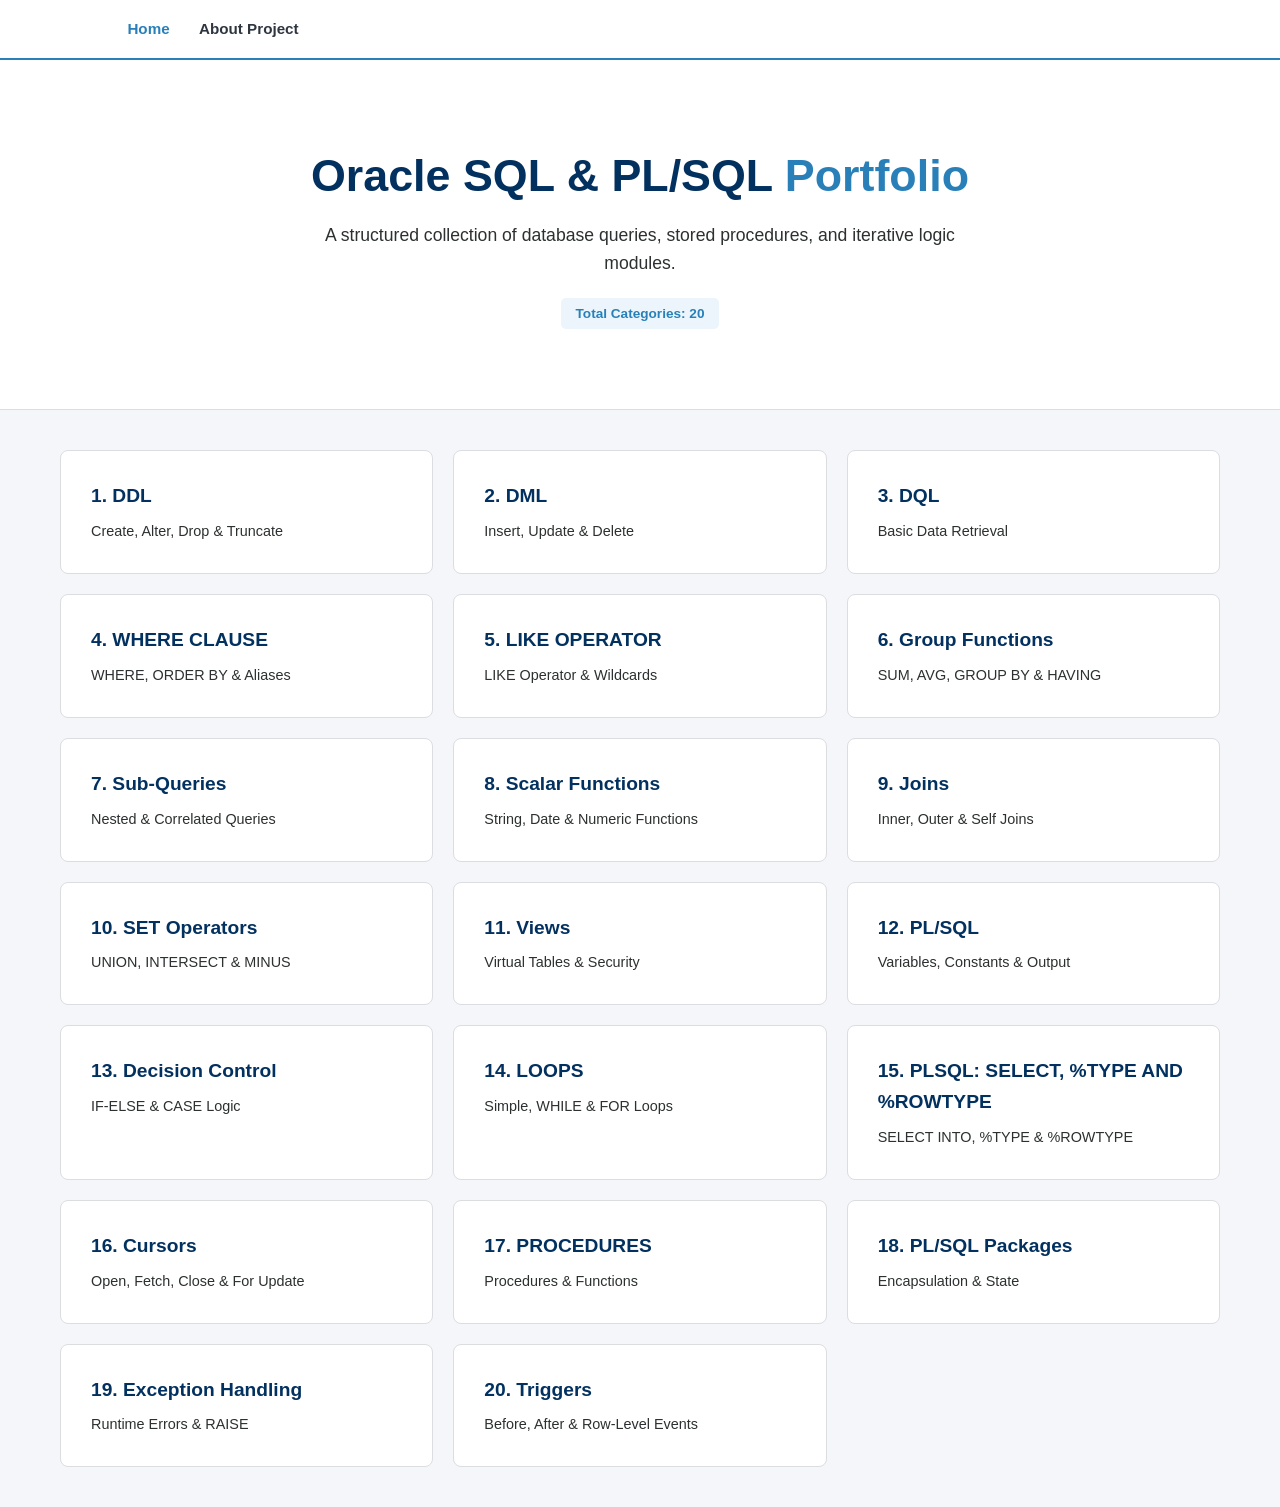
<file: index.html>
<!DOCTYPE html>
<html lang="en">

<head>
    <meta charset="UTF-8">
    <meta name="viewport" content="width=device-width, initial-scale=1.0">
    <title>Oracle SQL & PL/SQL Portfolio</title>
    <link rel="stylesheet" href="style.css">
</head>

<body>

    <nav class="navbar">
        <div class="nav-links">
            <a href="index.html" class="active">Home</a>
            <a href="about.html">About Project</a>
        </div>
    </nav>

    <header class="hero-header">
        <div class="hero-content">
            <h1>Oracle SQL & PL/SQL <span>Portfolio</span></h1>
            <p>A structured collection of database queries, stored procedures, and iterative logic modules.</p>
            <div class="status-bar">
                <span>Total Categories: 20</span> 
            </div>
        </div>
    </header>

    <main class="main-content">

        <div class="category-grid">
            <a href="queries.html?cat=DDL&count=41" class="category-card">
                <h3>1. DDL  </h3>
                <p>Create, Alter, Drop & Truncate</p>
            </a>

            <a href="queries.html?cat=DML&count=30" class="category-card">
                <h3>2. DML</h3>
                <p>Insert, Update & Delete</p>
            </a>

            <a href="queries.html?cat=DQL&count=10" class="category-card">
                <h3>3. DQL </h3>
                <p>Basic Data Retrieval</p>
            </a>

            <a href="queries.html?cat=WHERE&count=45" class="category-card">
                <h3>4. WHERE CLAUSE</h3>
                <p>WHERE, ORDER BY & Aliases</p>
            </a>

            <a href="queries.html?cat=LIKE&count=35" class="category-card">
                <h3>5. LIKE OPERATOR</h3>
                <p>LIKE Operator & Wildcards</p>
            </a>

            <a href="queries.html?cat=GROUP_BY&count=60" class="category-card">
                <h3>6. Group Functions</h3>
                <p>SUM, AVG, GROUP BY & HAVING</p>
            </a>

            <a href="queries.html?cat=SUBQUERIES&count=35" class="category-card">
                <h3>7. Sub-Queries</h3>
                <p>Nested & Correlated Queries</p>
            </a>

            <a href="queries.html?cat=SCALAR&count=21" class="category-card">
                <h3>8. Scalar Functions</h3>
                <p>String, Date & Numeric Functions</p>
            </a>

            <a href="queries.html?cat=JOINS&count=20" class="category-card">
                <h3>9. Joins</h3>
                <p>Inner, Outer & Self Joins</p>
            </a>

            <a href="queries.html?cat=SET&count=25" class="category-card">
                <h3>10. SET Operators</h3>
                <p>UNION, INTERSECT & MINUS</p>
            </a>

            <a href="queries.html?cat=VIEWS&count=10" class="category-card">
                <h3>11. Views </h3>
                <p>Virtual Tables & Security</p>
            </a>

            <a href="queries.html?cat=PLSQL_BASICS&count=22" class="category-card plsql-card">
                <h3>12. PL/SQL</h3>
                <p>Variables, Constants & Output</p>
            </a>

            <a href="queries.html?cat=DECISION&count=18" class="category-card plsql-card">
                <h3>13. Decision Control</h3>
                <p>IF-ELSE & CASE Logic</p>
            </a>

            <a href="queries.html?cat=ITERATIVE&count=21" class="category-card plsql-card">
                <h3>14. LOOPS</h3>
                <p>Simple, WHILE & FOR Loops</p>
            </a>

            <a href="queries.html?cat=DATA_RETRIEVAL&count=17" class="category-card">
                <h3>15. PLSQL: SELECT, %TYPE AND %ROWTYPE</h3>
                <p>SELECT INTO, %TYPE & %ROWTYPE</p>
            </a>

            <a href="queries.html?cat=CURSORS&count=24" class="category-card">
                <h3>16. Cursors</h3>
                <p>Open, Fetch, Close & For Update</p>
            </a>

            <a href="queries.html?cat=PROCEDURES&count=20" class="category-card">
                <h3>17. PROCEDURES</h3>
                <p>Procedures & Functions </p>
            </a>

            <a href="queries.html?cat=PACKAGES&count=9" class="category-card plsql-card">
                <h3>18. PL/SQL Packages</h3>
                <p>Encapsulation & State </p>
            </a>

            <a href="queries.html?cat=EXCEPTIONS&count=12" class="category-card plsql-card">
                <h3>19. Exception Handling</h3>
                <p>Runtime Errors & RAISE </p>
            </a>

            <a href="queries.html?cat=TRIGGERS&count=13" class="category-card plsql-card">
                <h3>20. Triggers</h3>
                <p>Before, After & Row-Level Events </p>
            </a>
        </div>
    </main>

</body>

</html>
</file>
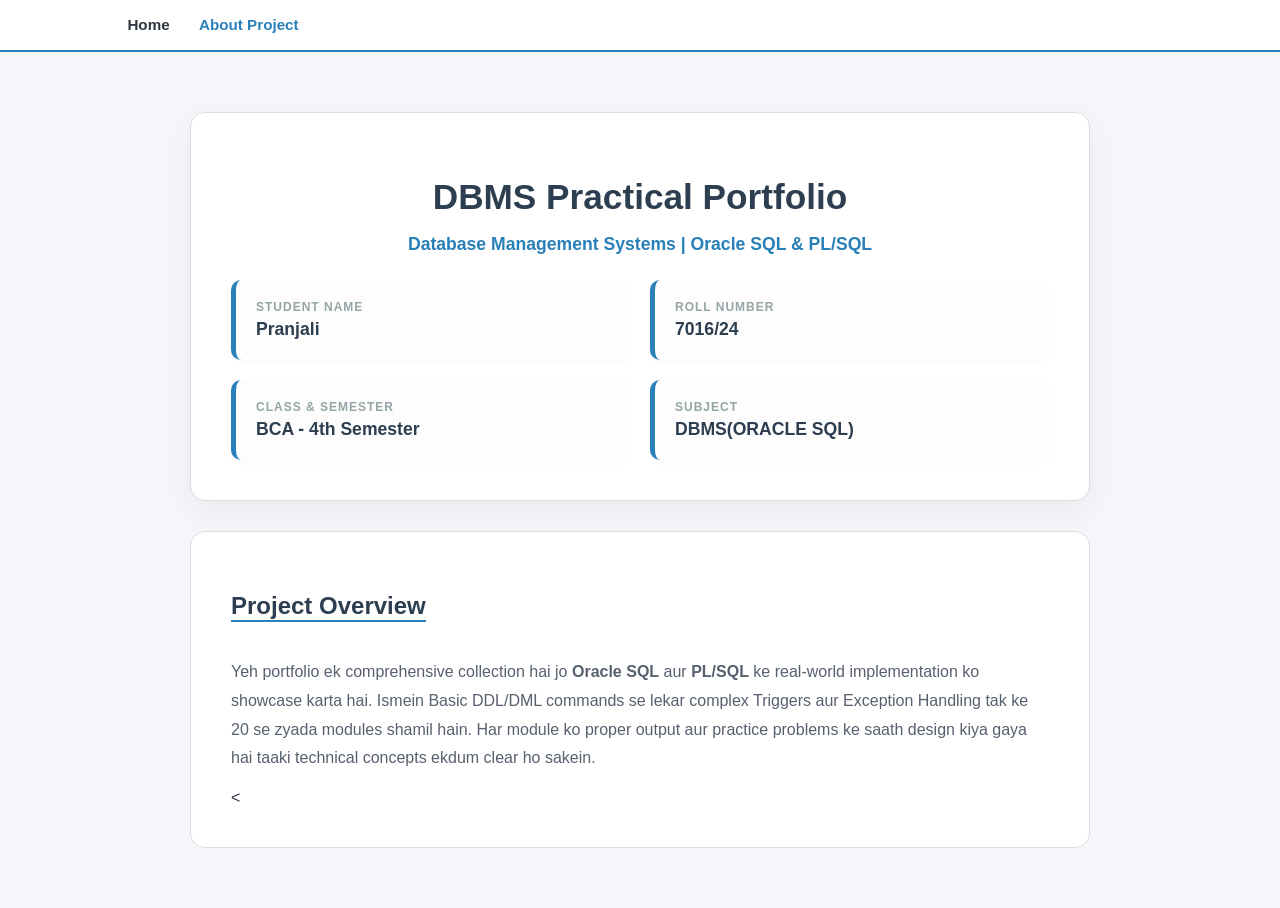
<file: about.html>
<!DOCTYPE html>
<html lang="en">
<head>
    <meta charset="UTF-8">
    <meta name="viewport" content="width=device-width, initial-scale=1.0">
    <title>About Project | Oracle SQL Mastery</title>
    
    <style>
        /* --- MODERN ABOUT PAGE STYLING --- */
        :root {
            --primary-blue: #2980b9;
            --dark-navy: #2c3e50;
            --light-bg: #f5f6fa;
            --pure-white: #ffffff;
            --border-color: #dcdde1;
            --text-main: #2f3640;
        }

        body {
            font-family: 'Segoe UI', Tahoma, Geneva, Verdana, sans-serif;
            background-color: var(--light-bg);
            margin: 0;
            color: var(--text-main);
        }

        /* Navbar Sync */
        .navbar {
            background: var(--pure-white);
            padding: 1rem 8%;
            display: flex;
            justify-content: space-between;
            align-items: center;
            border-bottom: 2px solid var(--primary-blue);
            position: sticky;
            top: 0;
            z-index: 1000;
        }

        .logo { font-size: 1.3rem; font-weight: 700; color: var(--dark-navy); }
        .logo span { color: var(--primary-blue); }
        .nav-links a { text-decoration: none; color: var(--text-main); margin-left: 25px; font-size: 0.95rem; font-weight: 600; }

        .about-container {
            max-width: 900px;
            margin: 60px auto;
            padding: 0 20px;
        }

        /* Profile Header Card */
        .profile-card {
            background: var(--pure-white);
            border-radius: 15px;
            padding: 40px;
            text-align: center;
            border: 1px solid var(--border-color);
            box-shadow: 0 10px 30px rgba(0,0,0,0.05);
            margin-bottom: 30px;
        }

        .profile-card h1 {
            font-size: 2.2rem;
            color: var(--dark-navy);
            margin-bottom: 5px;
        }

        .profile-card p {
            color: var(--primary-blue);
            font-weight: 600;
            font-size: 1.1rem;
            margin-bottom: 25px;
        }

        /* Information Grid */
        .info-grid {
            display: grid;
            grid-template-columns: repeat(2, 1fr);
            gap: 20px;
            margin-top: 20px;
        }

        .info-item {
            background: #fdfdfd;
            padding: 20px;
            border-radius: 10px;
            border-left: 5px solid var(--primary-blue);
            text-align: left;
            box-shadow: 0 4px 6px rgba(0,0,0,0.02);
        }

        .info-label {
            display: block;
            font-size: 0.75rem;
            font-weight: 800;
            color: #95a5a6;
            letter-spacing: 1px;
            margin-bottom: 5px;
        }

        .info-value {
            font-size: 1.1rem;
            font-weight: 600;
            color: var(--dark-navy);
        }

        /* Project Description Section */
        .project-details {
            background: var(--pure-white);
            border-radius: 15px;
            padding: 40px;
            border: 1px solid var(--border-color);
            margin-top: 30px;
        }

        .project-details h2 {
            font-size: 1.5rem;
            color: var(--dark-navy);
            border-bottom: 2px solid var(--primary-blue);
            display: inline-block;
            margin-bottom: 20px;
        }

        .project-details p {
            line-height: 1.8;
            color: #57606f;
        }

        .tech-tags {
            margin-top: 20px;
            display: flex;
            gap: 10px;
            flex-wrap: wrap;
        }

        .tag {
            background: #e1f0fa;
            color: var(--primary-blue);
            padding: 6px 15px;
            border-radius: 50px;
            font-size: 0.85rem;
            font-weight: 600;
        }

        @media (max-width: 600px) {
            .info-grid { grid-template-columns: 1fr; }
        }
    </style>
</head>
<body>

    <nav class="navbar">
        <div class="nav-links">
            <a href="index.html">Home</a>
            <a href="about.html" style="color: var(--primary-blue);">About Project</a>
        </div>
    </nav>

    <div class="about-container">
        <div class="profile-card">
            <h1>DBMS Practical Portfolio</h1>
            <p>Database Management Systems | Oracle SQL & PL/SQL</p>
            
            <div class="info-grid">
                <div class="info-item">
                    <span class="info-label">STUDENT NAME</span>
                    <span class="info-value">Pranjali</span>
                </div>
                <div class="info-item">
                    <span class="info-label">ROLL NUMBER</span>
                    <span class="info-value">7016/24</span>
                </div>
                <div class="info-item">
                    <span class="info-label">CLASS & SEMESTER</span>
                    <span class="info-value">BCA - 4th Semester</span>
                </div>
                <div class="info-item">
                    <span class="info-label">SUBJECT</span>
                    <span class="info-value">DBMS(ORACLE SQL)</span>
                </div>
            </div>
        </div>

        <div class="project-details">
            <h2>Project Overview</h2>
            <p>
                Yeh portfolio ek comprehensive collection hai jo <b>Oracle SQL</b> aur <b>PL/SQL</b> ke real-world implementation ko showcase karta hai. 
                Ismein Basic DDL/DML commands se lekar complex Triggers aur Exception Handling tak ke 20 se zyada modules shamil hain. 
                Har module ko proper output aur practice problems ke saath design kiya gaya hai taaki technical concepts ekdum clear ho sakein.
            </p>

            <
        </div>
    </div>

</body>
</html>
</file>
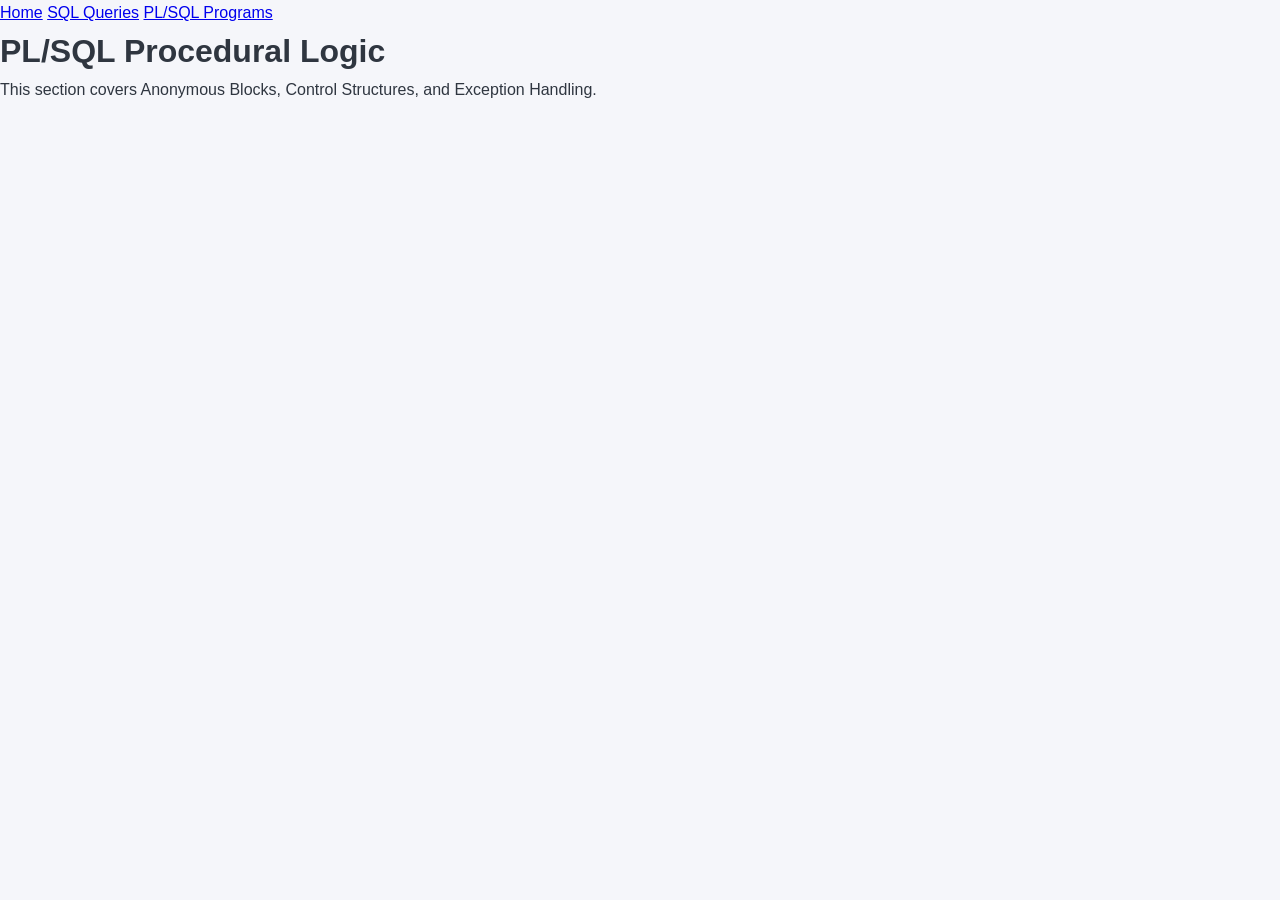
<file: plsql.html>
<!DOCTYPE html>
<html lang="en">
<head>
    <meta charset="UTF-8">
    <meta name="viewport" content="width=device-width, initial-scale=1.0">
    <link rel="stylesheet" href="style.css">
    <title>PL/SQL Programming</title>
</head>
<body>
    <nav>
        <a href="index.html">Home</a>
        <a href="sql.html">SQL Queries</a>
        <a href="plsql.html" class="active">PL/SQL Programs</a>
    </nav>

    <div class="container">
        <h1>PL/SQL Procedural Logic</h1>
        <p>This section covers Anonymous Blocks, Control Structures, and Exception Handling.</p>
        
        <div id="plsql-container">
            </div>
    </div>

    <script src="script.js"></script>
</body>
</html>
</file>
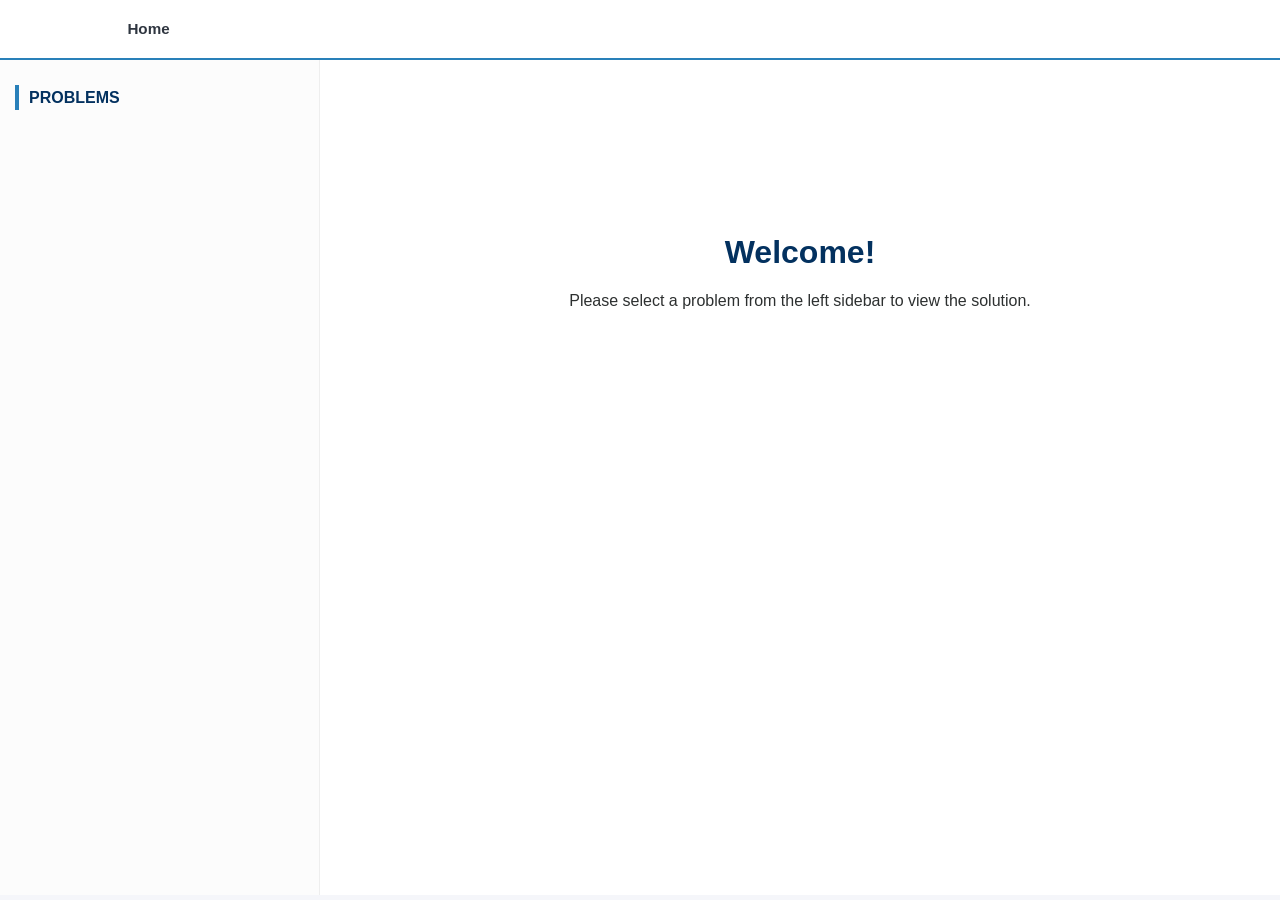
<file: queries.html>
<!DOCTYPE html>
<html lang="en">

<head>
    <meta charset="UTF-8">
    <meta name="viewport" content="width=device-width, initial-scale=1.0">
    <link rel="stylesheet" href="style.css">
</head>

<body>

    <nav class="navbar">
        <div class="nav-links">
            <a href="index.html"> Home</a>
        </div>
    </nav>

    <div class="practice-container">
        <aside class="sidebar">
            <h3 id="catTitle">Problems</h3>
            <ul id="problemList">
            </ul>
        </aside>

        <main class="main-display">
            <div id="welcomeMsg">
                <h2>Welcome!</h2>
                <p>Please select a problem from the left sidebar to view the solution.</p>
            </div>

            <div id="contentBox" style="display: none;">
                <div class="display-section">
                    <label>QUESTION</label>
                    <p id="problemQuestion" class="q-text"></p>
                </div>

                <div class="display-section">
                    <label>SQL / PLSQL CODE</label>
                    <div class="code-box">
                        <pre id="queryDisplay"></pre>
                    </div>
                </div>

                <div class="display-section">
                    <label>ORACLE OUTPUT</label>
                    <pre id="outputDisplay" class="output-box"></pre>
                </div>
            </div>
        </main>
    </div>

    <script src="script.js"></script>
</body>

</html>
</file>
<file: style.css>
/* --- CLEAN CLASSIC BLUE THEME --- */
:root {
    --primary-blue: #2980b9;      /* Professional Blue */
    --dark-navy: #03315f;         /* Text & Navbar */
    --light-bg: #f5f6fa;          /* Subtle light background */
    --pure-white: #ffffff;
    --border-color: #dcdde1;
    --text-main: #2f3640;
    --text-muted: #2d3030;
}

* {
    margin: 0;
    padding: 0;
    box-sizing: border-box;
}

body {
    background-color: var(--light-bg);
    color: var(--text-main);
    font-family: 'Segoe UI', Tahoma, Geneva, Verdana, sans-serif;
    line-height: 1.6;
}

/* --- NAVIGATION --- */
.navbar {
    background: var(--pure-white);
    padding: 1rem 8%;
    display: flex;
    justify-content: space-between;
    align-items: center;
    border-bottom: 2px solid var(--primary-blue);
    position: sticky;
    top: 0;
    z-index: 1000;
}

.logo {
    font-size: 1.3rem;
    font-weight: 700;
    color: var(--dark-navy);
}

.logo .accent-text {
    color: var(--primary-blue);
}

.nav-links a {
    text-decoration: none;
    color: var(--text-main);
    margin-left: 25px;
    font-size: 0.95rem;
    font-weight: 600;
    transition: 0.3s;
}

.nav-links a:hover, .nav-links a.active {
    color: var(--primary-blue);
}

/* --- HERO SECTION --- */
.hero-header {
    text-align: center;
    padding: 80px 20px;
    background: var(--pure-white);
    border-bottom: 1px solid var(--border-color);
}

.hero-header h1 {
    font-size: 2.8rem;
    color: var(--dark-navy);
    margin-bottom: 10px;
}

.hero-header h1 span {
    color: var(--primary-blue);
}

.hero-header p {
    font-size: 1.1rem;
    color: var(--text-muted);
    max-width: 700px;
    margin: 0 auto 20px;
}

.status-bar {
    font-size: 0.85rem;
    font-weight: bold;
    color: var(--primary-blue);
    background: #ebf5fb;
    padding: 5px 15px;
    border-radius: 5px;
    display: inline-block;
}

/* --- CATEGORY GRID --- */
.main-content {
    max-width: 1200px;
    margin: 40px auto;
    padding: 0 20px;
}

.category-grid {
    display: grid;
    grid-template-columns: repeat(auto-fill, minmax(280px, 1fr));
    gap: 20px;
}

/* --- CATEGORY CARD --- */
.category-card {
    background: var(--pure-white);
    padding: 30px;
    border-radius: 8px;
    text-decoration: none;
    color: var(--text-main);
    border: 1px solid var(--border-color);
    transition: all 0.3s ease;
}

.category-card:hover {
    border-color: var(--primary-blue);
    transform: translateY(-5px);
    box-shadow: 0 5px 15px rgba(0,0,0,0.1);
}

.category-card h3 {
    margin-bottom: 8px;
    font-size: 1.2rem;
    color: var(--dark-navy);
}

.category-card p {
    font-size: 0.9rem;
    color: var(--text-muted);
}

/* --- PRACTICE PAGE SIDEBAR --- */
.practice-container {
    display: flex;
    height: calc(100vh - 65px);
}

.sidebar {
    width: 300px;
    background: #f8f9fa;
    border-right: 1px solid var(--border-color);
    padding: 20px;
}

#problemList li {
    list-style: none;
    padding: 12px;
    margin-bottom: 8px;
    background: #fff;
    border-radius: 4px;
    border: 1px solid var(--border-color);
    cursor: pointer;
    font-size: 0.9rem;
}

#problemList li:hover {
    border-color: var(--primary-blue);
    color: var(--primary-blue);
}

/* --- CODE BOX --- */
.code-box {
    background: #fdfdfd;
    border: 1px solid var(--border-color);
    border-left: 4px solid var(--primary-blue);
    padding: 20px;
    border-radius: 4px;
}

#queryDisplay {
    color: #2c3e50;
    font-family: 'Courier New', Courier, monospace;
}


/* --- PRACTICE PAGE (QUERIES.HTML) CLEAN DESIGN --- */

.practice-container {
    display: flex;
    height: calc(100vh - 65px); /* Navbar adjust */
    background: #ffffff;
}

/* Sidebar: Light & Simple */
.sidebar {
    width: 320px;
    background: #fcfcfc;
    border-right: 1px solid #eeeeee;
    padding: 25px 15px;
    overflow-y: auto;
}

#catTitle {
    font-size: 1rem;
    color: var(--dark-navy);
    font-weight: 700;
    margin-bottom: 20px;
    padding-left: 10px;
    border-left: 4px solid var(--primary-blue);
    text-transform: uppercase;
}

#problemList {
    list-style: none;
}

#problemList li {
    padding: 12px 15px;
    margin-bottom: 6px;
    background: #ffffff;
    border: 1px solid #f0f0f0;
    border-radius: 6px;
    font-size: 0.9rem;
    cursor: pointer;
    transition: 0.2s ease;
    color: var(--text-main);
}

#problemList li:hover {
    border-color: var(--primary-blue);
    background: #f0f7ff; /* Very light blue on hover */
    color: var(--primary-blue);
}

/* Main Content Area */
.main-display {
    flex: 1;
    padding: 50px 7%;
    overflow-y: auto;
    background: #ffffff;
}

#welcomeMsg {
    text-align: center;
    margin-top: 15%;
    color: var(--text-muted);
}

#welcomeMsg h2 {
    color: var(--dark-navy);
    font-size: 2rem;
    margin-bottom: 10px;
}

/* Question Section */
.display-section {
    margin-bottom: 35px;
}

.display-section label {
    font-size: 0.7rem;
    font-weight: 800;
    color: var(--primary-blue);
    background: #e8f4fd;
    padding: 4px 10px;
    border-radius: 4px;
    letter-spacing: 1px;
    display: inline-block;
    margin-bottom: 15px;
}

.q-text {
    font-size: 1.4rem;
    font-weight: 600;
    color: var(--dark-navy);
    line-height: 1.5;
}

/* Code & Output Boxes: Simple & Neat */
.code-box {
    background: #f8f9fa;
    border: 1px solid #e1e4e8;
    border-radius: 8px;
    padding: 20px;
    position: relative;
}

#queryDisplay {
    font-family: 'Consolas', 'Monaco', 'Courier New', monospace;
    font-size: 0.95rem;
    color: #24292e; /* Classic Github-style text color */
    line-height: 1.6;
    margin: 0;
}

.output-box {
    background: #ffffff;
    border: 1px dashed #ccd1d9;
    padding: 20px;
    border-radius: 8px;
    font-family: 'Consolas', monospace;
    font-size: 0.9rem;
    color: #444;
    white-space: pre-wrap;
}

/* Responsive sidebar */
@media (max-width: 900px) {
    .sidebar { width: 250px; }
    .q-text { font-size: 1.2rem; }
}
</file>
